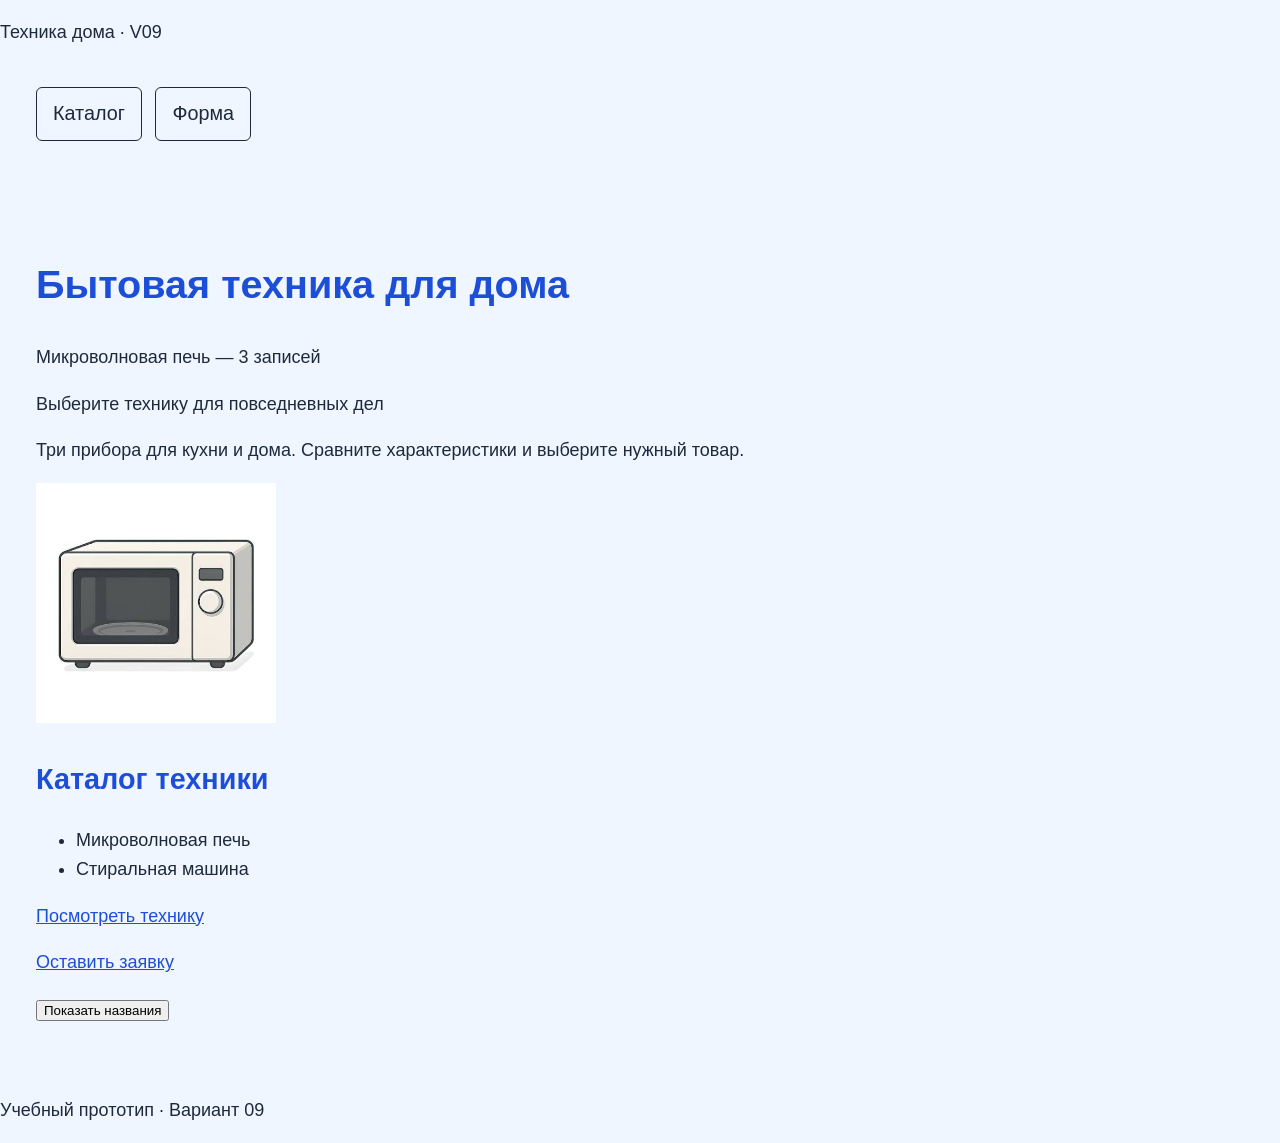
<file: index.html>
<!doctype html>
<html lang="ru">
<head>
  <meta charset="utf-8">
  <meta name="viewport" content="width=device-width, initial-scale=1">
  <title>Главная — Техника дома · V09</title>
  <link rel="stylesheet" href="style.css">
  <link rel="manifest" href="manifest.json">
  <meta name="theme-color" content="#1D4ED8">
  <script src="catalog.js" defer></script>
</head>
<body>
  <header>
    <p>Техника дома · V09</p>
    <nav>
      <a href="catalog.html">Каталог</a>
      <a href="form.html">Форма</a>
    </nav>
  </header>

  <main class="page">
    <h1>Бытовая техника для дома</h1>
    <p id="status" role="status"></p>

    <p>Выберите технику для повседневных дел</p>
    <p>Три прибора для кухни и дома. Сравните характеристики и выберите нужный товар.</p>
    <img src="images/images.jpg" alt="Микроволновая печь" width="240">

    <h2>Каталог техники</h2>
    <ul>
      <li>Микроволновая печь</li>
      <li>Стиральная машина</li>
    </ul>
    <p><a href="catalog.html">Посмотреть технику</a></p>
    <p><a href="form.html">Оставить заявку</a></p>

    <button id="show-names" type="button">Показать названия</button>
    <ul id="names"></ul>
  </main>

  <footer>
    <p>Учебный прототип · Вариант 09</p>
  </footer>
</body>
</html>
</file>
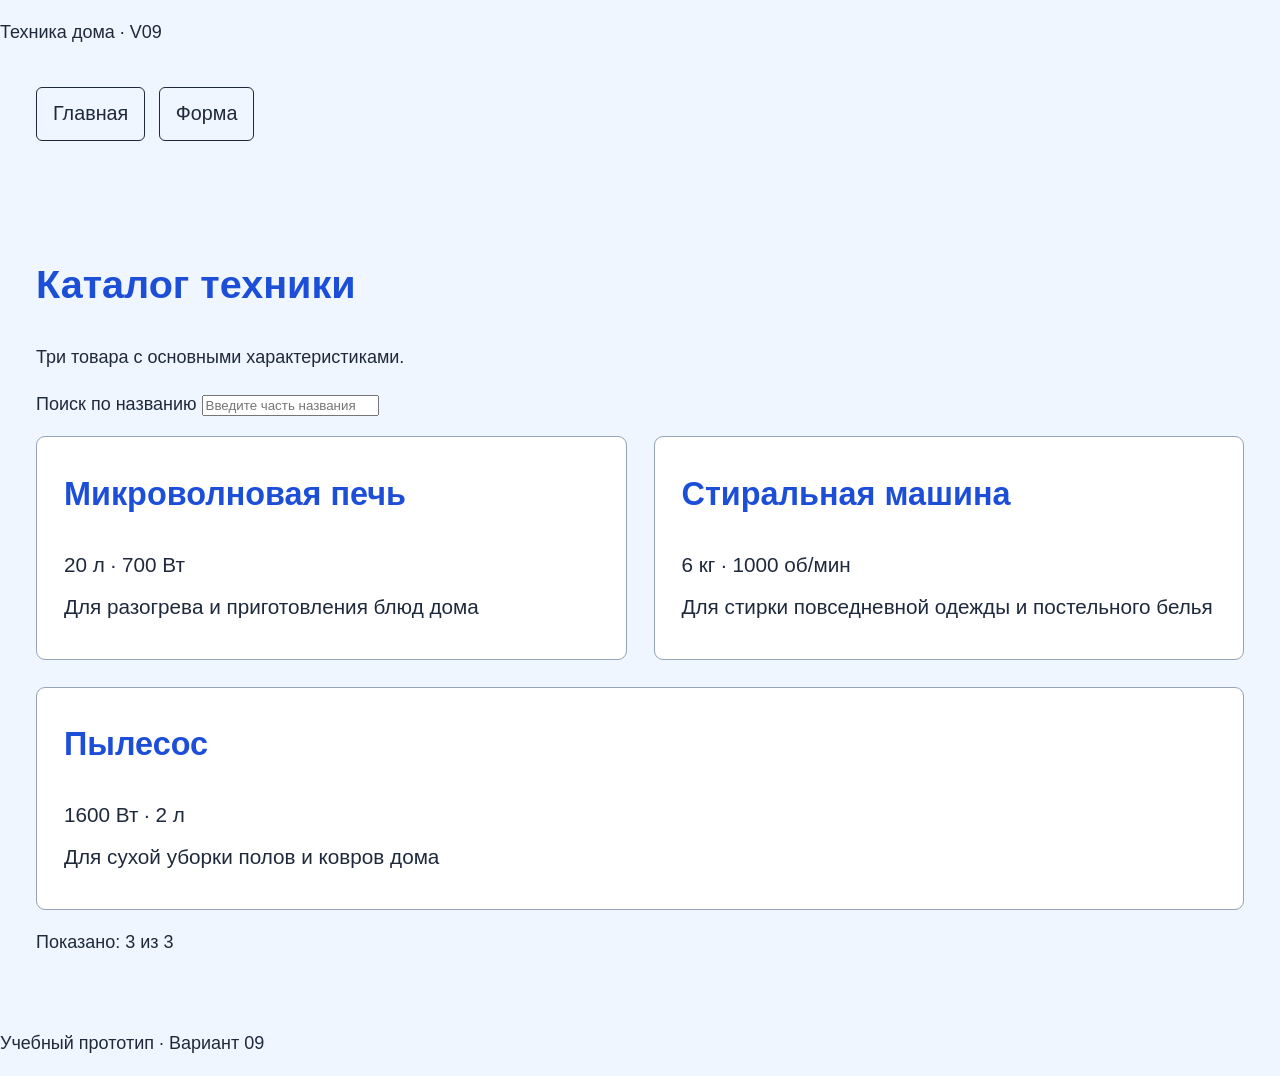
<file: catalog.html>
<!doctype html>
<html lang="ru">
<head>
  <meta charset="utf-8">
  <meta name="viewport" content="width=device-width, initial-scale=1">
  <title>Каталог — Техника дома · V09</title>
  <link rel="stylesheet" href="style.css">
  <link rel="manifest" href="manifest.json">
  <meta name="theme-color" content="#1D4ED8">
</head>
<body>
  <header>
    <p>Техника дома · V09</p>
    <nav>
      <a href="index.html">Главная</a>
      <a href="form.html">Форма</a>
    </nav>
  </header>

  <main class="page">
    <h1>Каталог техники</h1>
    <p>Три товара с основными характеристиками.</p>

    <p>
      <label for="search">Поиск по названию</label>
      <input id="search" type="search" placeholder="Введите часть названия">
    </p>
    <div id="catalog-list" class="products"></div>
    <p id="status" role="status"></p>
  </main>

  <footer>
    <p>Учебный прототип · Вариант 09</p>
  </footer>

  <script src="catalog-page.js" defer></script>
</body>
</html>
</file>
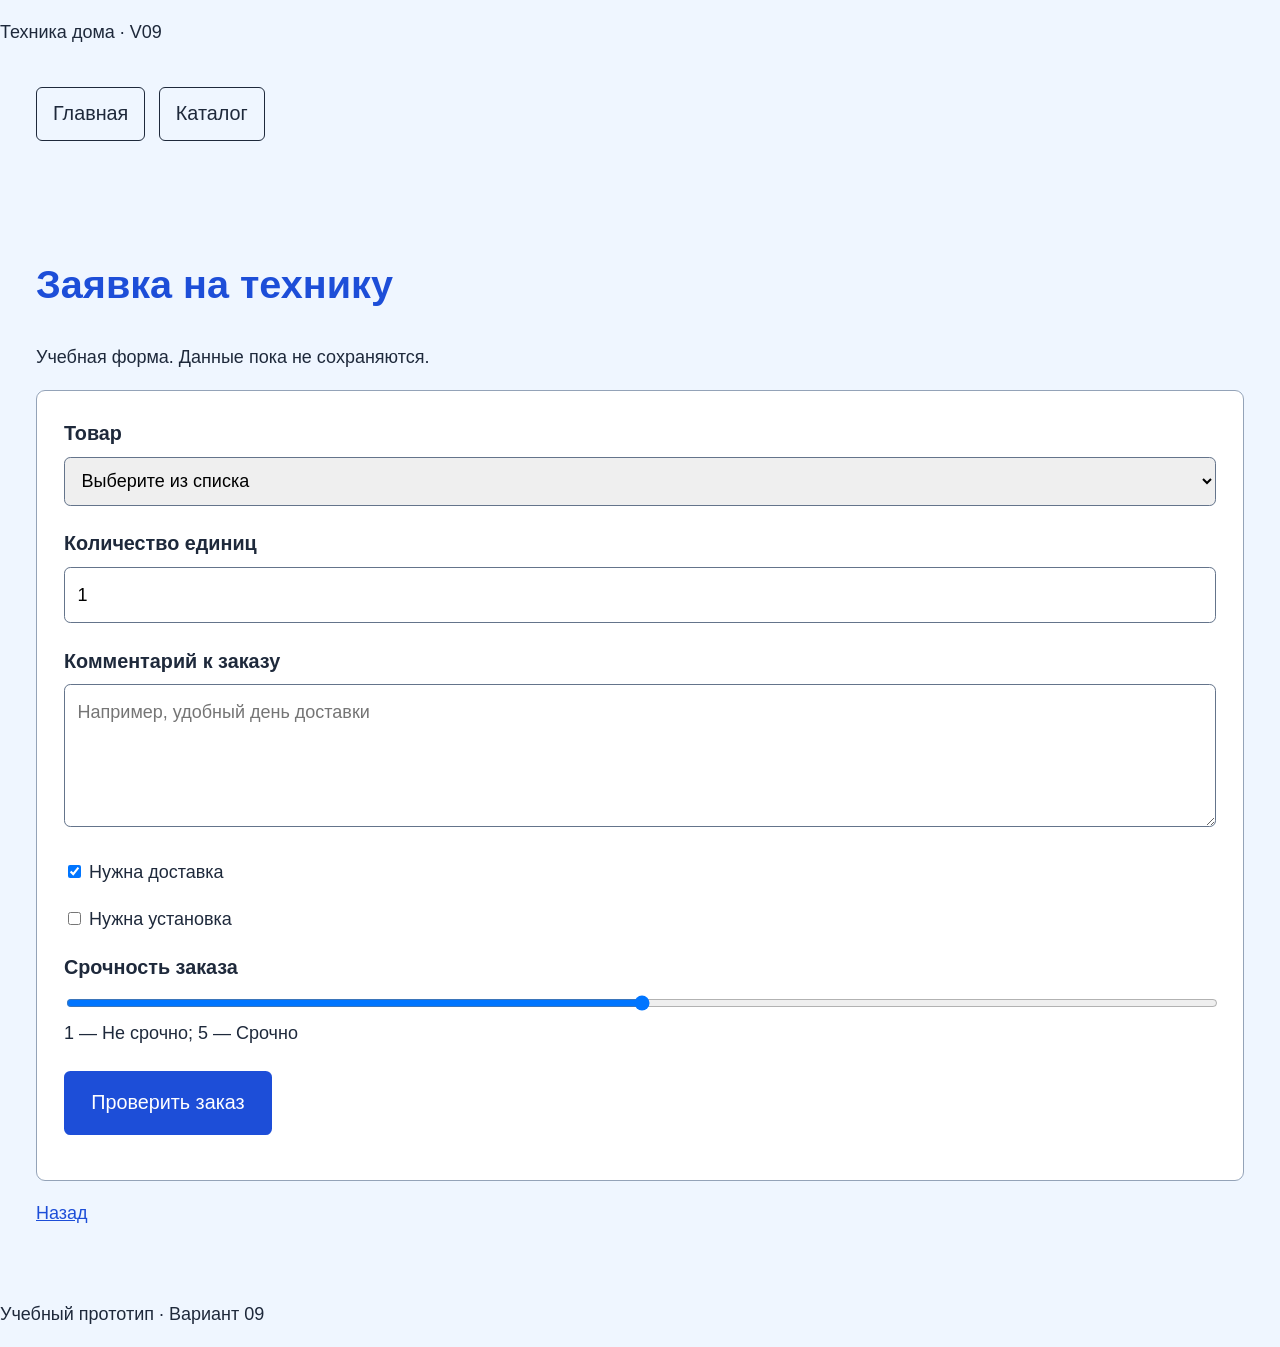
<file: form.html>
<!doctype html>
<html lang="ru">
<head>
  <meta charset="utf-8">
  <meta name="viewport" content="width=device-width, initial-scale=1">
  <title>Форма — Техника дома · V09</title>
  <link rel="stylesheet" href="style.css">
  <link rel="manifest" href="manifest.json">
  <meta name="theme-color" content="#1D4ED8">
  <script src="form.js" defer></script>
</head>
<body>
  <header>
    <p>Техника дома · V09</p>
    <nav>
      <a href="index.html">Главная</a>
      <a href="catalog.html">Каталог</a>
    </nav>
  </header>

  <main class="page">
    <h1>Заявка на технику</h1>
    <p>Учебная форма. Данные пока не сохраняются.</p>

    <form class="request-form" method="get">
      <p class="form-field">
        <label for="item">Товар</label>
        <select id="item" name="item" required>
          <option value="">Выберите из списка</option>
          <option value="microwave">Микроволновая печь</option>
          <option value="washer">Стиральная машина</option>
          <option value="vacuum">Пылесос</option>
        </select>
      </p>

      <p class="form-field">
        <label for="quantity">Количество единиц</label>
        <input id="quantity" name="quantity" type="number"
               min="1" step="1" value="1" required>
      </p>

      <p class="form-field">
        <label for="notes">Комментарий к заказу</label>
        <textarea id="notes" name="notes" rows="4"
                  placeholder="Например, удобный день доставки"></textarea>
      </p>

      <p>
        <input id="extra1" name="extra1" type="checkbox" value="yes" checked>
        <label for="extra1">Нужна доставка</label>
      </p>

      <p>
        <input id="extra2" name="extra2" type="checkbox" value="yes">
        <label for="extra2">Нужна установка</label>
      </p>

      <p class="form-field">
        <label for="level">Срочность заказа</label>
        <input id="level" name="level" type="range"
               min="1" max="5" step="1" value="3">
        <span>1 — Не срочно; 5 — Срочно</span>
      </p>

      <button type="submit">Проверить заказ</button>
      <p id="result" role="status" aria-live="polite"></p>
    </form>

    <p><a href="index.html">Назад</a></p>
  </main>

  <footer>
    <p>Учебный прототип · Вариант 09</p>
  </footer>
</body>
</html>
</file>
<file: style.css>
* {
  box-sizing: border-box;
}

html {
  font-size: 18px;
}

body {
  font-family: Arial, sans-serif;
  font-size: 1rem;
  line-height: 1.6;
  margin: 0;
  overflow-wrap: anywhere;
  background-color: #EFF6FF;
  color: #1E293B;
}

h1 {
  font-size: 2.2rem;
  color: #1D4ED8;
}

h2 {
  font-size: 1.6rem;
  color: #1D4ED8;
}

a {
  color: #1D4ED8;
}

a:visited {
  color: #1D4ED8;
}

img {
  max-width: 100%;
  height: auto;
}

nav {
  display: flex;
  flex-wrap: wrap;
  gap: 0.75rem;
  margin-bottom: 1.5rem;
  padding: 1.25rem 2rem;
}

nav a {
  display: block;
  margin: 0;
  max-width: 100%;
  padding: 10px 16px;
  font-size: 1.1rem;
  color: inherit;
  border: 1px solid currentColor;
  border-radius: 6px;
  text-decoration: none;
}

nav a:hover,
nav a:focus-visible {
  text-decoration: underline;
}

main.page {
  width: 100%;
  max-width: none;
  margin: 0;
  padding: 2rem;
}

.card {
  border: 1px solid #94A3B8;
  padding: 1.5rem;
  margin-bottom: 1.5rem;
  background-color: #FFFFFF;
  border-radius: 0.5rem;
}

.card h2 {
  font-size: 1.8rem;
  margin-top: 0.25rem;
}

.card img {
  display: block;
  width: 100%;
  max-width: 26rem;
  margin-bottom: 1rem;
}

.card p {
  font-size: 1.15rem;
  margin: 0.5rem 0;
}

.products {
  display: flex;
  flex-wrap: wrap;
  gap: 1.5rem;
}

.products > .card {
  flex: 1 1 22rem;
  min-width: 0;
  margin-bottom: 0;
}

.request-form {
  background-color: #FFFFFF;
  border: 1px solid #94A3B8;
  border-radius: 0.5rem;
  padding: 1.5rem;
}

.form-field {
  margin: 0 0 1.25rem;
}

.form-field > label {
  display: block;
  margin-bottom: 0.4rem;
  font-size: 1.1rem;
  font-weight: bold;
}

.request-form input,
.request-form select,
.request-form textarea,
.request-form button {
  font: inherit;
}

.request-form select,
.request-form input[type="number"],
.request-form textarea {
  width: 100%;
  min-width: 0;
  max-width: 100%;
  padding: 0.7rem;
  border: 1px solid #64748B;
  border-radius: 0.35rem;
}

.request-form input[type="range"] {
  width: 100%;
}

.request-form textarea {
  resize: vertical;
}

.request-form button {
  padding: 0.8rem 1.4rem;
  font-size: 1.1rem;
  border: 2px solid #1D4ED8;
  border-radius: 0.35rem;
  background-color: #1D4ED8;
  color: #FFFFFF;
}

a:focus-visible,
input:focus-visible,
select:focus-visible,
textarea:focus-visible,
button:focus-visible {
  outline: 3px solid #C2410C;
  outline-offset: 3px;
}

@media (max-width: 600px) {
  html {
    font-size: 16px;
  }
  main.page {
    padding: 1rem;
  }
  h1 {
    font-size: 1.8rem;
  }
  .card h2 {
    font-size: 1.4rem;
  }
  .products > .card {
    flex-basis: 100%;
  }
}
</file>
